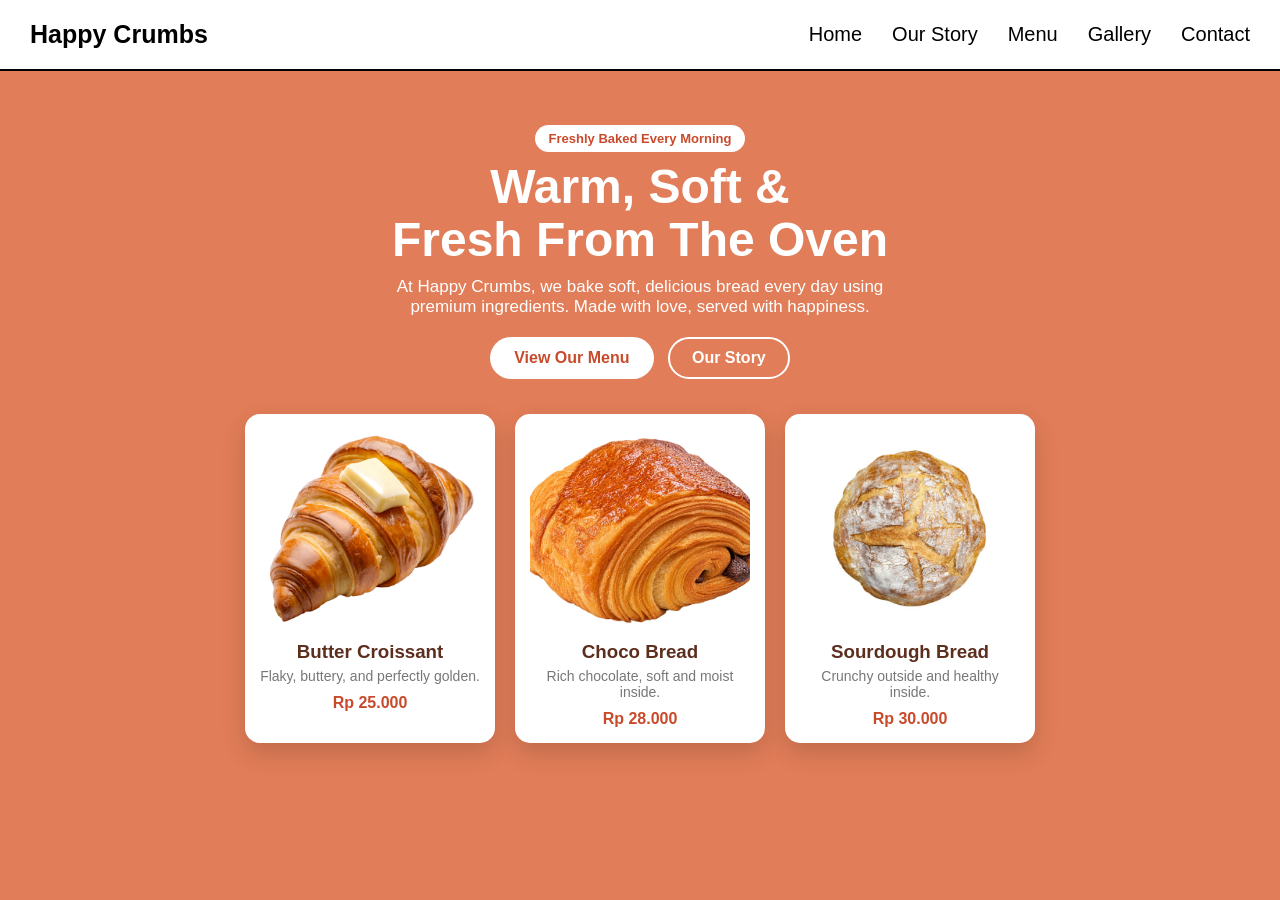
<file: index.html>
<html lang="en">

<head>
  <meta charset="UTF-8">
  <meta name="viewport" content="width=device-width, initial-scale=1.0">
  <title>bakery</title>
  <link rel="stylesheet" href="style.css">
  <link rel="stylesheet" href="https://cdnjs.cloudflare.com/ajax/libs/font-awesome/4.7.0/css/font-awesome.min.css">
</head>

<body>
  <nav>
    <div class="logo">
      <span>Happy Crumbs</span>
    </div>

    <ul>
      <li><a href="index.html">Home</a></li>
      <li><a href="story.html">Our Story</a></li>
      <li><a href="menu.html">Menu</a></li>
      <li><a href="gallery.html">Gallery</a></li>
      <li><a href="contact.html">Contact</a></li>
    </ul>
  </nav>

  <!-- HOME SECTION START -->
  <section class="home" id="home">
    <span class="home-badge">Freshly Baked Every Morning</span>
    <h1>Warm, Soft &<br>Fresh From The Oven</h1>
    <p class="home-desc">At Happy Crumbs, we bake soft, delicious bread every day using premium ingredients. Made with
      love, served with happiness.</p>

    <a href="menu.html" class="btn-white">View Our Menu</a>
    <a href="story.html" class="btn-outline">Our Story</a>

    <div class="home-cards">
      <div class="home-card">
        <img src="butter croissant.png" alt="Butter Croissant">
        <h3>Butter Croissant</h3>
        <p>Flaky, buttery, and perfectly golden.</p>
        <div class="price">Rp 25.000</div>
      </div>

      <div class="home-card">
        <img src="bread.png" alt="Choco Bread">
        <h3>Choco Bread</h3>
        <p>Rich chocolate, soft and moist inside.</p>
        <div class="price">Rp 28.000</div>
      </div>

      <div class="home-card">
        <img src="pict3.jpg" alt="Sourdough Bread">
        <h3>Sourdough Bread</h3>
        <p>Crunchy outside and healthy inside.</p>
        <div class="price">Rp 30.000</div>
      </div>
    </div>
  </section>
  <!-- HOME SECTION END -->
</file>
<file: style.css>
* {
    margin: 0;
    padding: 0;
    box-sizing: border-box;
}

body {
    font-family: 'Gill Sans', 'Gill Sans MT', Calibri, 'Trebuchet MS', sans-serif;
    background: rgb(225, 125, 88);
    min-height: 100vh;
}

nav {
    display: flex;
    justify-content: space-between;
    align-items: center;
    background: rgb(255, 255, 255);
    padding: 20px 30px;
    border-bottom: 2px solid rgb(0, 0, 0);
    width: 100%;
    position: sticky;
    top: 0;
    z-index: 100;
}

.logo span {
    font-size: 25px;
    font-weight: bold;
    color: rgb(0, 0, 0);
}

ul {
    display: flex;
    list-style: none;
    gap: 30px;
}

ul a {
    color: rgb(0, 0, 0);
    text-decoration: none;
    font-weight: 500;
    font-size: 20px;
    position: relative;
}

ul a:after {
    content: "";
    position: absolute;
    bottom: -5px;
    left: 0;
    width: 0;
    height: 2px;
    background: rgb(19, 3, 3);
    transition: 0.5s;
}

ul a:hover, ul a.active {
    color: rgb(165, 37, 37);
}

ul a:hover::after, ul a.active::after {
    width: 100%;
}

#menu-toggle {
    display: none;
}

.hamburger {
    display: none;
    color: rgb(18, 1, 1);
    font-size: 30px;
    cursor: pointer;
    background: none;
    border: none;
}

@media (max-width: 700px) {

.hamburger {
    display: block;
}

ul {
    position: absolute;
    top: 70px;
    left: 0;
    width: 100%;
    padding: 20px 30px;
    flex-direction: column;
    gap: 20px;
    background: rgb(210, 46, 46);
    border-bottom: 2px dotted rgb(255, 255, 255);
    display: none;
}

#menu-toggle:checked ~ ul {
    display: flex;
} 

}

/* HOME SECTION */
.home{
  text-align:center;
  padding:60px 20px 40px;
  background: linear-gradient( rgb (225, 125, 88), #F2A07B);
  color:white;
}
.home-badge{
  background:white; color:#C94A2B;
  padding:6px 14px; border-radius:20px;
  font-size:13px; font-weight:bold;
}
.home h1{
  font-size:48px;
  margin:15px 0 10px;
  line-height:1.1;
}
.home-desc{
  max-width:550px;
  margin:0 auto 20px;
  font-size:17px;
}
.btn-white{
  display:inline-block; background:white; color:#C94A2B;
  padding:12px 24px; border-radius:25px;
  font-weight:bold; text-decoration:none;
}
.btn-outline{
  display:inline-block; border:2px solid white; color:white;
  padding:10px 22px; border-radius:25px;
  font-weight:bold; text-decoration:none; margin-left:10px;
}
.home-cards{
  display:flex; justify-content:center;
  gap:20px; flex-wrap:wrap; margin-top:35px;
}
.home-card{
  background:white; color:#333; width:250px;
  border-radius:15px; padding:15px; text-align:center;
  box-shadow:0 10px 25px rgba(0,0,0,0.15);
}
.home-card img{
  width:100%; height:200px;
  object-fit:cover; border-radius:12px;
}
.home-card h3{ margin:12px 0 5px; color:#5C2E1E; }
.home-card p{ font-size:14px; color:#777; margin:0 0 10px; }
.price{ font-weight:bold; color:#C94A2B; }

.logo{
  margin:0;
  font-family: Arial, sans-serif;
}
.navbar{
  display:flex; justify-content:space-between; align-items:center;
  padding:15px 30px; background:#FFF8EE;
}
.logo{ font-weight:bold; font-size:22px; color:#5C2E1E; }
.nav-links a{
  text-decoration:none; color:#4b1e0f; margin-left:20px; font-weight:bold;
}
.nav-links a.active{ text-decoration:underline; }

.menu{ text-align:center; padding:40px 20px; }
.menu-badge{
  background:#FDE8D8; color:#ee623f;
  padding:6px 14px; border-radius:20px; font-size:13px; font-weight:bold;
}
.menu h1{ color:#391504; font-size:42px; margin:15px 0 10px; }
.menu-desc{ color:#411700; margin-bottom:30px; }

.menu-grid{
  display:flex; justify-content:center;
  gap:20px; flex-wrap:wrap;
}
.menu-card{
  background:white; width:260px; border-radius:18px;
  padding:15px; text-align:center;
  box-shadow:0 10px 25px rgba(0,0,0,0.08);
}
.menu-card img{
  width:100%; height:140px; object-fit:contain;
  background:#FFF8EE; border-radius:12px; padding:10px; box-sizing:border-box;
}
.menu-card h3{ color:#5C2E1E; margin:12px 0 5px; }
.menu-card p{ font-size:14px; color:#777; margin:0 0 10px; }
.price{ font-weight:bold; color:#C94A2B; }

.price-table {
  width: 60%;
  margin: 20px auto 40px auto;
  border-collapse: collapse;
  background: white;
}
.price-table th, .price-table td {
  border: 1px solid #E8D5C4;
  padding: 12px;
  text-align: center;
}
.price-table th {
  background: #8B5E3C;
  color: white;
}

*{
  box-sizing: border-box;
}
body{
  overflow-x: hidden;
  width: 100%;
}
body{
  margin:0;
  background:#FFF8EE;
}
.navbar{
  display:flex; justify-content:space-between; align-items:center;
  padding:15px 30px; background:#FFF8EE;
}
.logo{ font-weight:bold; font-size:22px; color:#5c210d; }
.nav-links a{
  text-decoration:none; color:#44190a; margin-left:20px; font-weight:bold;
}
.nav-links a.active{ text-decoration:underline; }

.story-hero{
  text-align:center; padding:70px 20px 40px;
  background: linear-gradient(#C94A2B, #F2A07B);
  color:rgb(75, 21, 0);
  width: 100%;
  box-sizing: border-box;
  margin: 0;
}
.story-badge{
  background:white; color:#440e00;
  padding:6px 14px; border-radius:20px; font-size:13px; font-weight:bold;
}
.story-hero h1{ font-size:44px; margin:15px 0 10px; line-height:1.1; }
.story-desc{ max-width:550px; margin:0 auto; font-size:17px; }

.story-content{
  display:flex; justify-content:center; align-items:center;
  gap:40px; flex-wrap:wrap; padding:50px 20px;
  max-width:900px; margin:0 auto;
}
.story-image img{
  width:380px; max-width:100%;
  height:280px; object-fit:contain;
  background:white; border-radius:18px; padding:10px; box-sizing:border-box;
  box-shadow:0 10px 25px rgba(0,0,0,0.1);
}
.story-text{ max-width:420px; }
.story-text h2{ color:#5C2E1E; font-size:32px; margin-top:0; }
.story-text p{ color:#555; line-height:1.6; }
.btn-orange{
  display:inline-block; background:#C94A2B; color:white;
  padding:12px 24px; border-radius:25px;
  font-weight:bold; text-decoration:none; margin-top:10px;
}

.values{
  display:flex; justify-content:center;
  gap:20px; flex-wrap:wrap; padding:0 20px 50px;
}
.value-card{
  background:white; width:260px; border-radius:18px;
  padding:20px; text-align:center;
  box-shadow:0 10px 25px rgba(0,0,0,0.08);
}
.value-card h3{ color:#5C2E1E; margin-top:0; }
.value-card p{ color:#777; font-size:14px; line-height:1.5; }

/* Styling buat List */
.list-section h2 {
  color: #8B5E3C;
  margin-top: 30px;
  margin-bottom: 10px;
}

.list-section ol, .list-section ul {
  background: #FFF8F0;
  padding: 20px 20px 20px 45px;
  border-radius: 12px;
  border-left: 4px solid #E8D5C4;
  margin-bottom: 20px;
}

.list-section li {
  padding: 6px 0;
  color: #5C3D2E;
  font-size: 16px;
}

.list-section ul {
  display: block !important;
  flex-direction: column !important;
}

.list-section ul li {
  display: block !important;
  width: 100% !important;
}

.list-grid {
  display: grid;
  grid-template-columns: 1fr 1fr;
  gap: 20px;
}

.list-card {
  background: #FFF8F0;
  padding: 20px;
  border-radius: 12px;
  border-left: 4px solid #E8D5C4;
}
.list-card h2 {
  color: #8B5E3C;
  margin-top: 0;
}
.list-card ul, .list-card ol {
  padding-left: 25px;
}
.list-card li {
  padding: 6px 0;
  color: #5C3D2E;
}
.list-card ul {
  display: block !important;
}
.list-card ul li {
  display: list-item !important;
}
.map-section {
  max-width: 900px;
  margin: 40px auto;
  padding: 0 20px;
  text-align: center;
}

.map-section h2 {
  color: #8B5E3C;
}

.map-section p {
  color: #5C3D2E;
}

.map-section iframe {
  border: 0;
  border-radius: 12px;
  width: 100%;
  height: 350px;
}

body{
  margin:0;
  background:rgb(225, 125, 88);
}
.navbar{
  display:flex; justify-content:space-between; align-items:center;
  padding:15px 30px; background:#FFF8EE;
}
.logo{ font-weight:bold; font-size:22px; color:#5C2E1E; }
.nav-links a{
  text-decoration:none; color:#5C2E1E; margin-left:20px; font-weight:bold;
}
.nav-links a.active{ text-decoration:underline; }

.gallery{ text-align:center; padding:40px 20px; }
.gallery-badge{
  background:#FDE8D8; color:#C94A2B;
  padding:6px 14px; border-radius:20px; font-size:13px; font-weight:bold;
}
.gallery h1{ color:#5d2412; font-size:42px; margin:15px 0 10px; }
.gallery-desc{ color:#461d00; margin-bottom:30px; }

.gallery-grid{
  display:flex; justify-content:center;
  gap:20px; flex-wrap:wrap;
}
.gallery-card{
  background:white; width:260px; border-radius:18px;
  padding:15px; text-align:center;
  box-shadow:0 10px 25px rgba(0,0,0,0.08);
}
.gallery-card img{
  width:100%; height:180px; object-fit:contain;
  background:#FFF8EE; border-radius:12px; padding:10px; box-sizing:border-box;
}
.gallery-card p{ color:#5C2E1E; font-size:14px; font-weight:bold; margin:12px 0 0; }

body{
  margin:0;
  background:rgb(225, 125, 88);
}
.navbar{
  display:flex; justify-content:space-between; align-items:center;
  padding:15px 30px; background:#FFF8EE;
}
.logo{ font-weight:bold; font-size:22px; color:#5C2E1E; }
.nav-links a{
  text-decoration:none; color:#5C2E1E; margin-left:20px; font-weight:bold;
}
.nav-links a.active{ text-decoration:underline; }

.contact{ text-align:center; padding:40px 20px; }
.contact-badge{
  background:#FDE8D8; color:#C94A2B;
  padding:6px 14px; border-radius:20px; font-size:13px; font-weight:bold;
}
.contact h1{ color:#5C2E1E; font-size:42px; margin:15px 0 10px; }
.contact-desc{ color:#572800; margin-bottom:30px; }

.contact-box{
  display:flex; justify-content:center; gap:30px; flex-wrap:wrap;
  max-width:850px; margin:0 auto; text-align:left;
}
.contact-info{
  background:white; width:300px; border-radius:18px;
  padding:25px; box-shadow:0 10px 25px rgba(0,0,0,0.08);
}
.contact-info h2, .contact-form h2{ color:#5C2E1E; margin-top:0; }
.contact-info p{ color:#555; line-height:1.6; }

.contact-form{
  background:white; width:380px; border-radius:18px;
  padding:25px; box-shadow:0 10px 25px rgba(0,0,0,0.08);
  display:flex; flex-direction:column; gap:8px;
}
.contact-form label{ font-size:14px; font-weight:bold; color:#5C2E1E; }
.contact-form input, .contact-form textarea{
  padding:10px; border:1px solid #ddd; border-radius:10px; font-family: Arial;
}
.contact-form textarea{ height:80px; }
.contact-form button{
  background:#C94A2B; color:white; border:none;
  padding:12px; border-radius:25px; font-weight:bold; margin-top:10px;
}

.option-row {
  display: flex;
  gap: 15px;
}

.option-row label {
  display: flex;
  align-items: center;
  gap: 6px;
  width: auto;
  margin: 0;
}

.contact-form input[type="radio"],
.contact-form input[type="checkbox"] {
  width: auto;
  display: inline-block;
  margin: 0;
}

.contact-form select {
  display: block;
  width: 100%;
  padding: 12px;
  border-radius: 12px;
  margin-bottom: 15px;
}

.contact-form button {
  display: block;
  width: 100%;
  margin-top: 10px;
}
</file>
